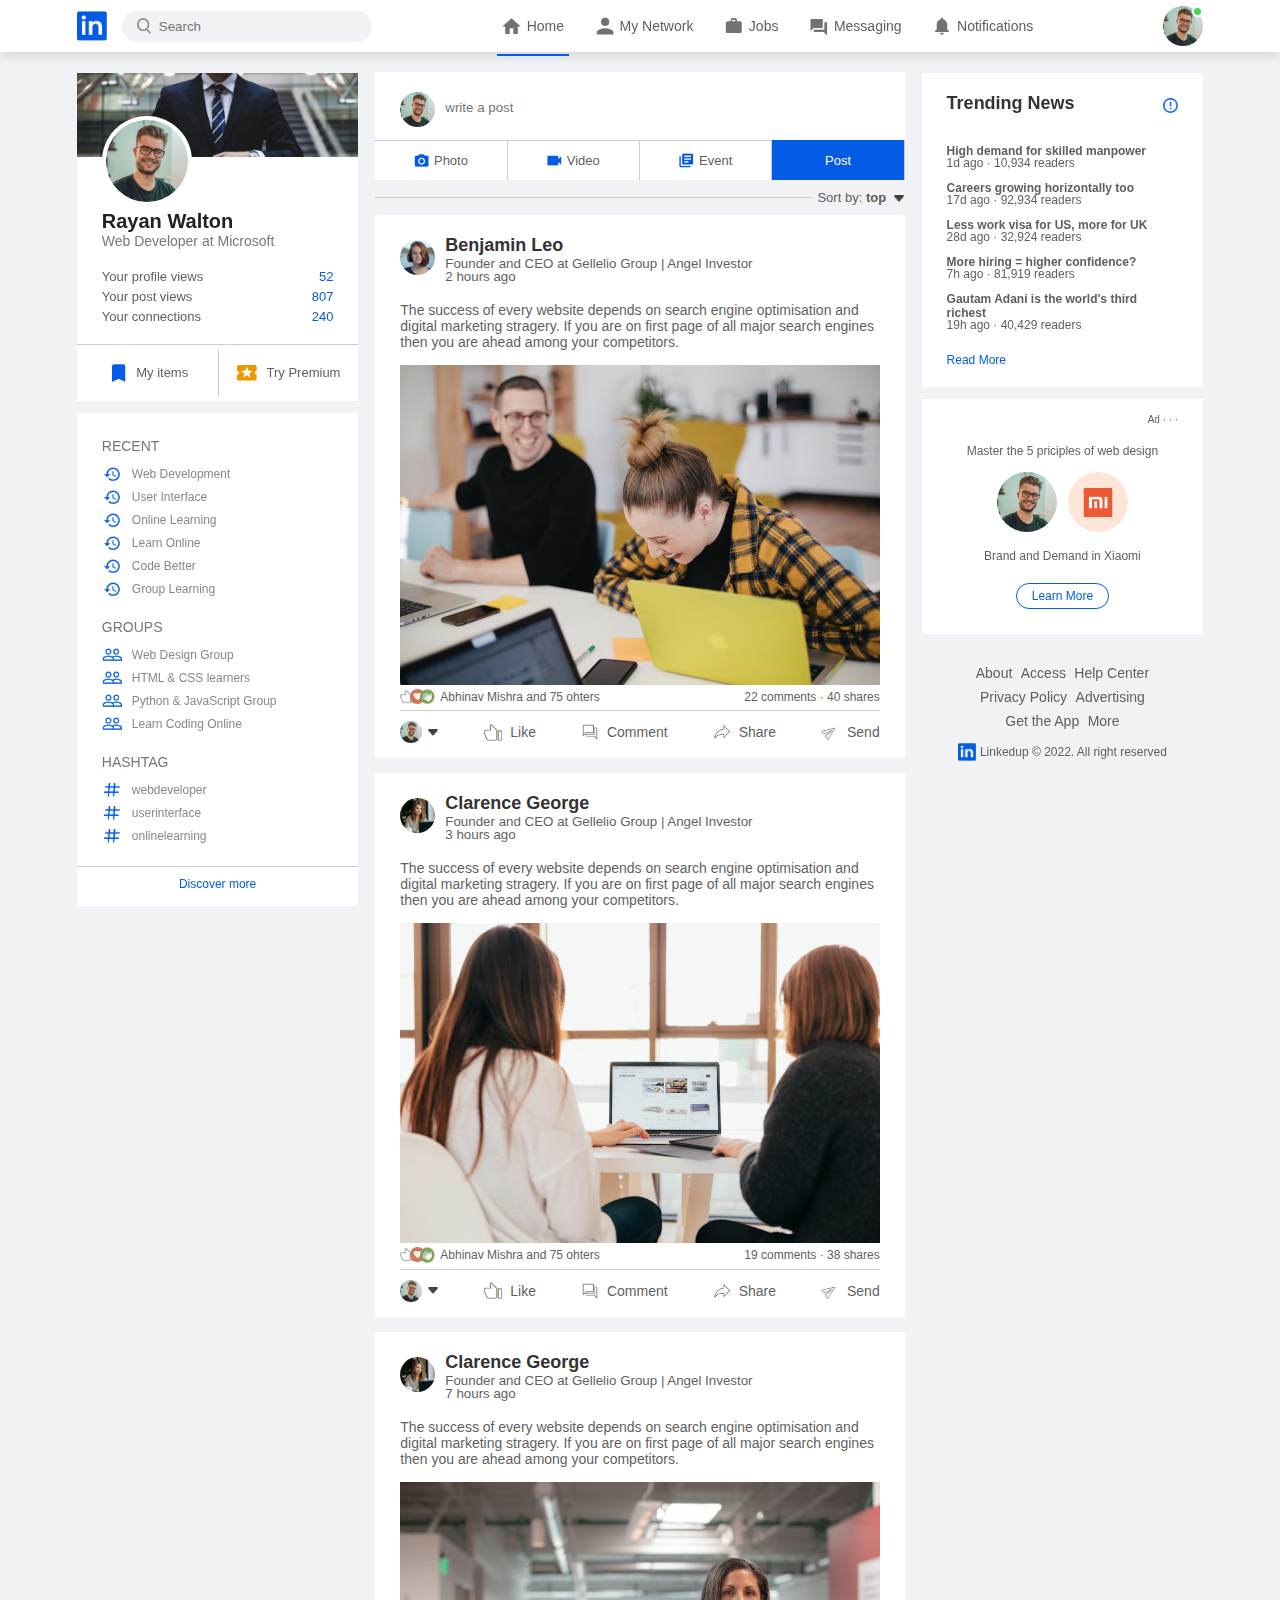
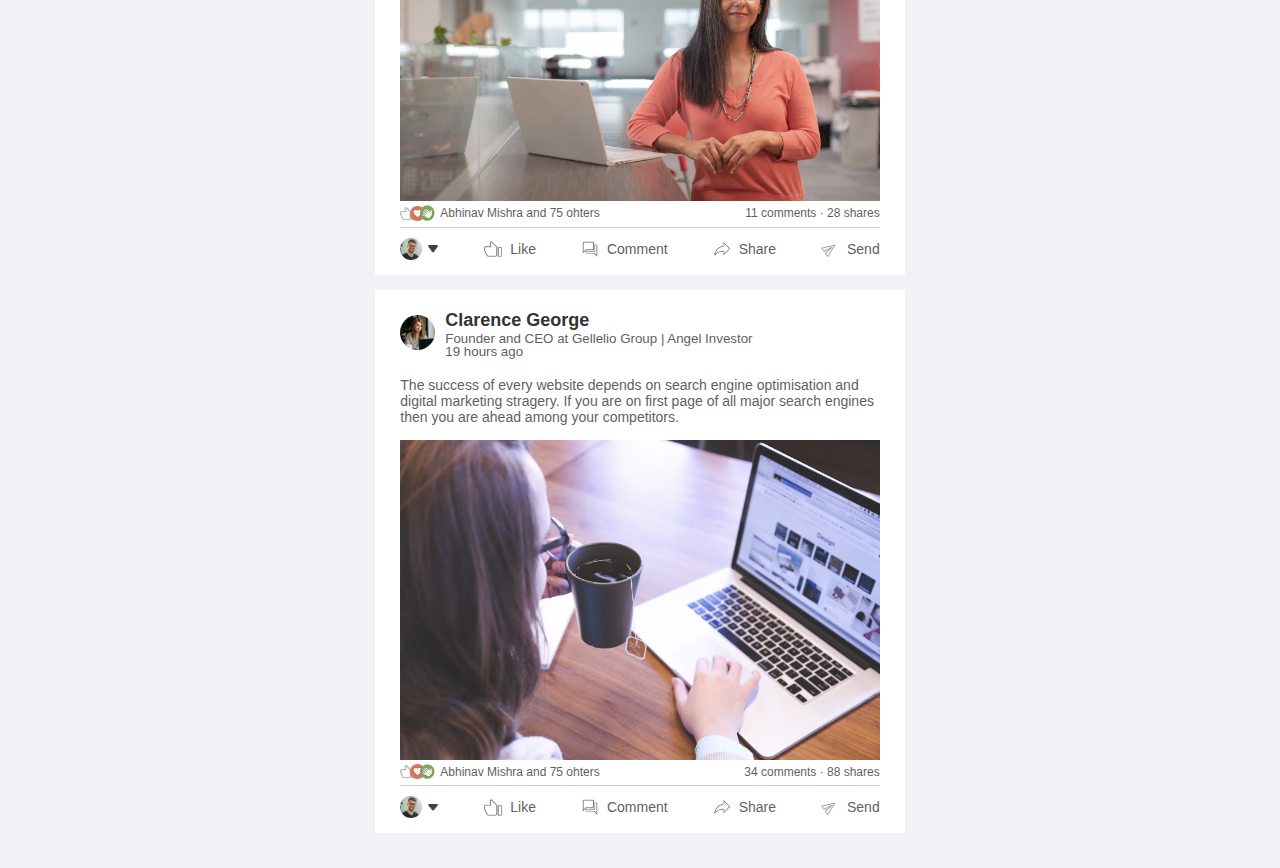
<file: index.html>
<!DOCTYPE html>
<html lang="en">
<head>
    <meta charset="UTF-8">
    <meta name="viewport" content="width=device-width, initial-scale=1.0">
    <title>Social Media Website Design - Easy Tutorials</title>
    <link rel="stylesheet" href="style.css">
</head>
<body>
     
    <nav class="navbar">
        <div class="navbar-left">

            <a href="index.html" class="logo"><img src="images/logo.png"></a>

            <div class="search-box">
                <img src="images/search.png">
                <input type="text" placeholder="Search">
            </div>
        </div>

        <div class="navbar-center">

            <ul>
                <li><a href="#" class="active-link"><img src="images/home.png"><span>Home</span></a></li>
                <li><a href="#"><img src="images/network.png"><span>My Network</span></a></li>
                <li><a href="#"><img src="images/jobs.png"><span>Jobs</span></a></li>
                <li><a href="#"><img src="images/message.png"><span>Messaging</span></a></li>
                <li><a href="#"><img src="images/notification.png"><span>Notifications</span></a></li>
            </ul>
        </div>

        <div class="navbar-right">
            <div class="online">

                <img src="images/user-1.png" class="nav-profile-img" onclick="toggleMenu()">

            </div>
        </div>

        <div class="profile-menu-wrap" id="profileMenu">
            <div class="profile-menu">
                <div class="user-info">
                    <img src="images/user-1.png">
                    <div>
                        <h3>Rayan Walton</h3>
                        <a href="profile.html">See your profile</a>
                    </div>
                </div>

                <hr>
                <a href="#" class="profile-menu-link">
                    <img src="images/feedback.png" >
                    <p>Give Feedback</p>
                    <span>></span>
                </a>
                <a href="#" class="profile-menu-link">
                    <img src="images/setting.png" >
                    <p>Setttings & Privacy</p>
                    <span>></span>
                </a>
                <a href="#" class="profile-menu-link">
                    <img src="images/help.png" >
                    <p>Help & Support</p>
                    <span>></span>
                </a>
                <a href="#" class="profile-menu-link">
                    <img src="images/display.png" >
                    <p>Display & Accessiblity</p>
                    <span>></span>
                </a>
                <a href="#" class="profile-menu-link">
                    <img src="images/logout.png" >
                    <p>Logout</p>
                    <span>></span>
                </a>


            </div>
        </div>

    </nav>

    <div class="container">
        <div class="left-sidebar">
            <div class="sidebar-profile-box">
                <img src="images/cover-pic.png" width="100%">
                <div class="sidebar-profile-info">
                    <img src="images/user-1.png" >
                    <h1>Rayan Walton</h1>
                    <h3>Web Developer at Microsoft</h3>
                    <ul>
                        <li>Your profile views <span>52</span></li>
                        <li>Your post views <span>807</span></li>
                        <li>Your connections <span>240</span></li>
                    </ul>
                </div>

                <div class="sidebar-profile-link">
                    <a href="#"><img src="images/items.png">My items</a>
                    <a href="#"><img src="images/premium.png">Try Premium</a>
                </div>

            </div>

            <div class="sidebar-activity" id="sidebarActivity">
                <h3>RECENT</h3>
                <a href="#"><img src="images/recent.png">Web Development</a>
                <a href="#"><img src="images/recent.png">User Interface</a>
                <a href="#"><img src="images/recent.png">Online Learning</a>
                <a href="#"><img src="images/recent.png">Learn Online</a>
                <a href="#"><img src="images/recent.png">Code Better</a>
                <a href="#"><img src="images/recent.png">Group Learning</a>
                <h3>GROUPS</h3>
                <a href="#"><img src="images/group.png">Web Design Group</a>
                <a href="#"><img src="images/group.png">HTML & CSS learners</a>
                <a href="#"><img src="images/group.png">Python & JavaScript Group</a>
                <a href="#"><img src="images/group.png">Learn Coding Online</a>
                <h3>HASHTAG</h3>
                <a href="#"><img src="images/hashtag.png">webdeveloper</a>
                <a href="#"><img src="images/hashtag.png">userinterface</a>
                <a href="#"><img src="images/hashtag.png">onlinelearning</a>
                <div class="discovery-more-link">
                    <a href="#">Discover more</a>
                </div>
            </div>

            <p id="showMoreLink" onclick="toggleActivity()">Show more <b>+</b></p>



        </div>

        <div class="main-content">

            <div class="create-post">
                <div class="create-post-input">
                    <img src="images/user-1.png">
                    <textarea rows="2" placeholder="write a post"></textarea>
                </div>
                <div class="create-post-links">
                    <li><img src="images/photo.png">Photo</li>
                    <li><img src="images/video.png">Video</li>
                    <li><img src="images/event.png">Event</li>
                    <li>Post</li>
                </div>
            </div>
            <div class="sort-by">
                <hr>
                <p>Sort by: <span>top <img src="images/down-arrow.png" ></span></p>
            </div>

            <div class="post">
                <div class="post-author">
                    <img src="images/user-3.png">
                    <div>
                        <h1>Benjamin Leo</h1>
                        <small>Founder and CEO at Gellelio Group  | Angel Investor</small>
                        <small>2 hours ago</small>
                    </div>
                </div>
                <p>The success of every website depends on search engine optimisation and 
                    digital marketing stragery. If you are on first page of all major search engines
                    then you are ahead among your competitors.
                </p>
                <img src="images/post-image-1.png" width="100%">

                <div class="post-stats">
                    <div>
                        <img src="images/thumbsup.png">
                        <img src="images/love.png">
                        <img src="images/clap.png">
                        <span class="liked-users">Abhinav Mishra and 75 ohters</span>
                    </div>
                    <div>
                        <span>22 comments &middot; 40 shares</span>
                    </div>
                </div>
                <div class="post-activity">
                    <div>
                        <img src="images/user-1.png" class="post-activity-user-icon">
                        <img src="images/down-arrow.png" class="post-activity-arrow-icon">
                    </div>
                    <div class="post-activity-link">
                        <img src="images/like.png">
                        <span>Like</span>
                    </div>
                    <div class="post-activity-link">
                        <img src="images/comment.png">
                        <span>Comment</span>
                    </div>
                    <div class="post-activity-link">
                        <img src="images/share.png">
                        <span>Share</span>
                    </div>
                    <div class="post-activity-link">
                        <img src="images/send.png">
                        <span>Send</span>
                    </div>
                </div>

            </div>

            <div class="post">
                <div class="post-author">
                    <img src="images/user-4.png">
                    <div>
                        <h1>Clarence George</h1>
                        <small>Founder and CEO at Gellelio Group  | Angel Investor</small>
                        <small>3 hours ago</small>
                    </div>
                </div>
                <p>The success of every website depends on search engine optimisation and 
                    digital marketing stragery. If you are on first page of all major search engines
                    then you are ahead among your competitors.
                </p>
                <img src="images/post-image-2.png" width="100%">

                <div class="post-stats">
                    <div>
                        <img src="images/thumbsup.png">
                        <img src="images/love.png">
                        <img src="images/clap.png">
                        <span class="liked-users">Abhinav Mishra and 75 ohters</span>
                    </div>
                    <div>
                        <span>19 comments &middot; 38 shares</span>
                    </div>
                </div>
                <div class="post-activity">
                    <div>
                        <img src="images/user-1.png" class="post-activity-user-icon">
                        <img src="images/down-arrow.png" class="post-activity-arrow-icon">
                    </div>
                    <div class="post-activity-link">
                        <img src="images/like.png">
                        <span>Like</span>
                    </div>
                    <div class="post-activity-link">
                        <img src="images/comment.png">
                        <span>Comment</span>
                    </div>
                    <div class="post-activity-link">
                        <img src="images/share.png">
                        <span>Share</span>
                    </div>
                    <div class="post-activity-link">
                        <img src="images/send.png">
                        <span>Send</span>
                    </div>
                </div>

            </div>

            <div class="post">
                <div class="post-author">
                    <img src="images/user-4.png">
                    <div>
                        <h1>Clarence George</h1>
                        <small>Founder and CEO at Gellelio Group  | Angel Investor</small>
                        <small>7 hours ago</small>
                    </div>
                </div>
                <p>The success of every website depends on search engine optimisation and 
                    digital marketing stragery. If you are on first page of all major search engines
                    then you are ahead among your competitors.
                </p>
                <img src="images/post-image-3.png" width="100%">

                <div class="post-stats">
                    <div>
                        <img src="images/thumbsup.png">
                        <img src="images/love.png">
                        <img src="images/clap.png">
                        <span class="liked-users">Abhinav Mishra and 75 ohters</span>
                    </div>
                    <div>
                        <span>11 comments &middot; 28 shares</span>
                    </div>
                </div>
                <div class="post-activity">
                    <div>
                        <img src="images/user-1.png" class="post-activity-user-icon">
                        <img src="images/down-arrow.png" class="post-activity-arrow-icon">
                    </div>
                    <div class="post-activity-link">
                        <img src="images/like.png">
                        <span>Like</span>
                    </div>
                    <div class="post-activity-link">
                        <img src="images/comment.png">
                        <span>Comment</span>
                    </div>
                    <div class="post-activity-link">
                        <img src="images/share.png">
                        <span>Share</span>
                    </div>
                    <div class="post-activity-link">
                        <img src="images/send.png">
                        <span>Send</span>
                    </div>
                </div>

            </div>

            <div class="post">
                <div class="post-author">
                    <img src="images/user-4.png">
                    <div>
                        <h1>Clarence George</h1>
                        <small>Founder and CEO at Gellelio Group  | Angel Investor</small>
                        <small>19 hours ago</small>
                    </div>
                </div>
                <p>The success of every website depends on search engine optimisation and 
                    digital marketing stragery. If you are on first page of all major search engines
                    then you are ahead among your competitors.
                </p>
                <img src="images/post-image-4.png" width="100%">

                <div class="post-stats">
                    <div>
                        <img src="images/thumbsup.png">
                        <img src="images/love.png">
                        <img src="images/clap.png">
                        <span class="liked-users">Abhinav Mishra and 75 ohters</span>
                    </div>
                    <div>
                        <span>34 comments &middot; 88 shares</span>
                    </div>
                </div>
                <div class="post-activity">
                    <div>
                        <img src="images/user-1.png" class="post-activity-user-icon">
                        <img src="images/down-arrow.png" class="post-activity-arrow-icon">
                    </div>
                    <div class="post-activity-link">
                        <img src="images/like.png">
                        <span>Like</span>
                    </div>
                    <div class="post-activity-link">
                        <img src="images/comment.png">
                        <span>Comment</span>
                    </div>
                    <div class="post-activity-link">
                        <img src="images/share.png">
                        <span>Share</span>
                    </div>
                    <div class="post-activity-link">
                        <img src="images/send.png">
                        <span>Send</span>
                    </div>
                </div>

            </div>



        </div>

        <div class="right-sidebar">
            <div class="sidebar-news">
                <img src="images/more.png" class="info-icon">
                <h3>Trending News</h3>
                <a href="#">High demand for skilled manpower</a>
                <span>1d ago &middot; 10,934 readers</span>

                <a href="#">Careers growing horizontally too</a>
                <span>17d ago &middot; 92,934 readers</span>

                <a href="#">Less work visa for US, more for UK</a>
                <span>28d ago &middot; 32,924 readers</span>

                <a href="#">More hiring = higher confidence?</a>
                <span>7h ago &middot; 81,919 readers</span>

                <a href="#">Gautam Adani is the world's third richest</a>
                <span>19h ago &middot; 40,429 readers</span>

                <a href="#" class="read-more-link">Read More</a>
            </div>

            <div class="sidebar-ad">
                <small>Ad &middot; &middot; &middot; </small>
                <p>Master the 5 priciples of web design</p>
                <div>
                    <img src="images/user-1.png">
                    <img src="images/mi-logo.png">

                </div>
                <b>Brand and Demand in Xiaomi</b>
                <a href="#" class="ad-link">Learn More</a>

            </div>

            <div class="sidebar-useful-links">
                <a href="#">About</a>
                <a href="#">Access</a>
                <a href="#">Help Center</a>
                <a href="#">Privacy Policy</a>
                <a href="#">Advertising</a>
                <a href="#">Get the App</a>
                <a href="#">More</a>

                <div class="copyright-msg">
                    <img src="images/logo.png">
                    <p>Linkedup &#169; 2022. All right reserved</p>
                </div>

            </div>
            

        </div>

    </div>


    <script>

        let profileMenu = document.getElementById("profileMenu");

        function toggleMenu(){
            profileMenu.classList.toggle("open-menu");
        }

    </script>

    <script>

        let sidebarActivity = document.getElementById("sidebarActivity");
        let moreLink = document.getElementById("showMoreLink");

        function toggleActivity(){
            sidebarActivity.classList.toggle("open-activity");

            if(sidebarActivity.classList.contains("open-activity")){
                moreLink.innerHTML = "Show less <b>-</b>";
            }
            else{
                moreLink.innerHTML = "Show more <b>+</b>";
            }
        }

        
    </script>



</body>
</html>
</file>
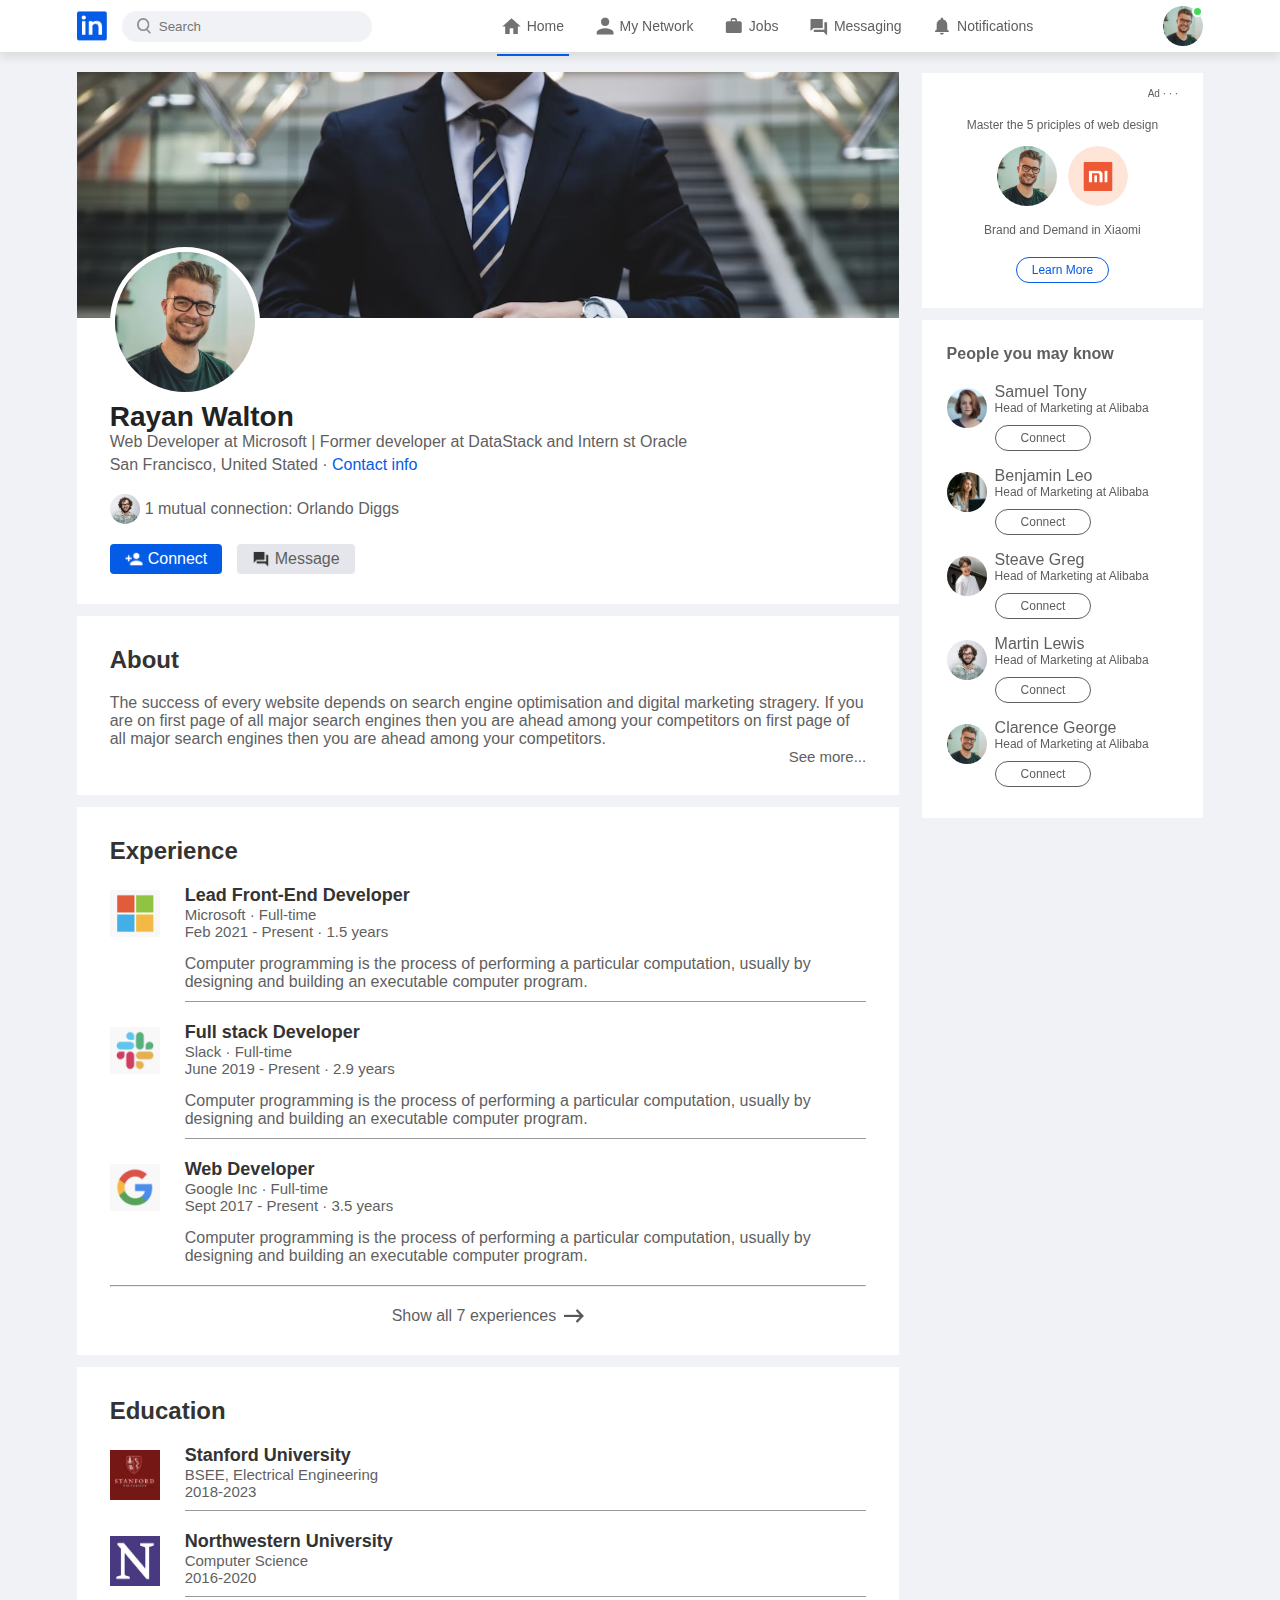
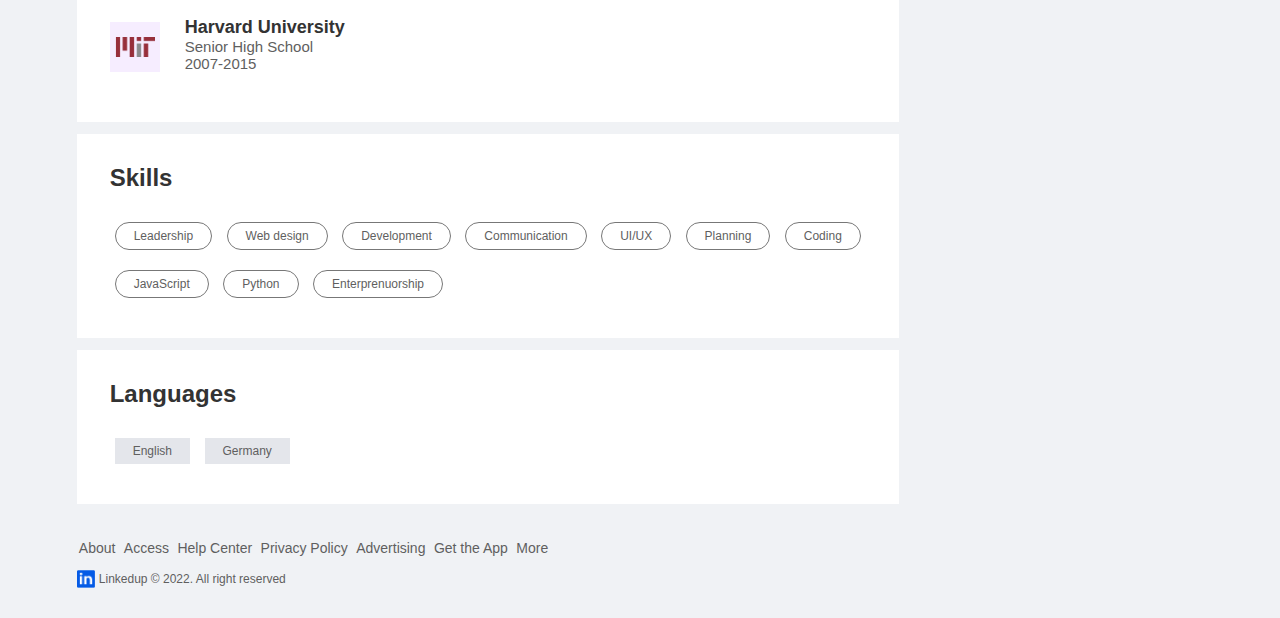
<file: profile.html>
<!DOCTYPE html>
<html lang="en">
<head>
    <meta charset="UTF-8">
    <meta name="viewport" content="width=device-width, initial-scale=1.0">
    <title>Social Media Website Design - Easy Tutorials</title>
    <link rel="stylesheet" href="style.css">
</head>
<body>
     
    <nav class="navbar">
        <div class="navbar-left">

            <a href="index.html" class="logo"><img src="images/logo.png"></a>

            <div class="search-box">
                <img src="images/search.png">
                <input type="text" placeholder="Search">
            </div>
        </div>

        <div class="navbar-center">

            <ul>
                <li><a href="#" class="active-link"><img src="images/home.png"><span>Home</span></a></li>
                <li><a href="#"><img src="images/network.png"><span>My Network</span></a></li>
                <li><a href="#"><img src="images/jobs.png"><span>Jobs</span></a></li>
                <li><a href="#"><img src="images/message.png"><span>Messaging</span></a></li>
                <li><a href="#"><img src="images/notification.png"><span>Notifications</span></a></li>
            </ul>
        </div>

        <div class="navbar-right">
            <div class="online">

                <img src="images/user-1.png" class="nav-profile-img" onclick="toggleMenu()">

            </div>
        </div>

        <div class="profile-menu-wrap" id="profileMenu">
            <div class="profile-menu">
                <div class="user-info">
                    <img src="images/user-1.png">
                    <div>
                        <h3>Rayan Walton</h3>
                        <a href="profile.html">See your profile</a>
                    </div>
                </div>

                <hr>
                <a href="#" class="profile-menu-link">
                    <img src="images/feedback.png" >
                    <p>Give Feedback</p>
                    <span>></span>
                </a>
                <a href="#" class="profile-menu-link">
                    <img src="images/setting.png" >
                    <p>Setttings & Privacy</p>
                    <span>></span>
                </a>
                <a href="#" class="profile-menu-link">
                    <img src="images/help.png" >
                    <p>Help & Support</p>
                    <span>></span>
                </a>
                <a href="#" class="profile-menu-link">
                    <img src="images/display.png" >
                    <p>Display & Accessiblity</p>
                    <span>></span>
                </a>
                <a href="#" class="profile-menu-link">
                    <img src="images/logout.png" >
                    <p>Logout</p>
                    <span>></span>
                </a>

            </div>
        </div>

    </nav>

    <div class="container">
        <div class="profile-main">
            <div class="profile-container">
                <img src="images/cover-pic.png" width="100%">
                <div class="profile-container-inner">
                    <img src="images/user-1.png" class="profile-pic">
                    <h1>Rayan Walton</h1>
                    <b>Web Developer at Microsoft | Former developer at DataStack
                     and Intern st Oracle
                    </b>
                    <p>San Francisco, United Stated &middot; <a href="#">Contact info</a></p>
                    <div class="mutual-connection">
                        <img src="images/user-2.png">
                        <span>1 mutual connection: Orlando Diggs</span>
                    </div>
                    <div class="profile-btn">
                        <a href="#" class="primary-btn"><img src="images/connect.png">Connect</a>
                        <a href="#"><img src="images/chat.png">Message</a>
                    </div>
                </div>
            </div>
            <div class="profile-description">
                <h2>About</h2>
                <p>The success of every website depends on search engine optimisation and digital 
                    marketing stragery. If you are on first page of all major search engines then you 
                    are ahead among your competitors on first page of all major search engines then you 
                    are ahead among your competitors.
                </p>
                <a href="#" class="see-more-link">See more...</a>
            </div>

            <div class="profile-description">
                <h2>Experience</h2>
                <div class="profile-desc-row">
                    <img src="images/microsoft.png">
                    <div>
                        <h3>Lead Front-End Developer</h3>
                        <b>Microsoft &middot; Full-time</b>
                        <b>Feb 2021 - Present &middot; 1.5 years</b>
                        <p>Computer programming is the process of performing a particular
                        computation, usually by designing and building an executable computer program.
                        </p>
                        <hr>
                    </div>
                </div>

                <div class="profile-desc-row">
                    <img src="images/slack.png">
                    <div>
                        <h3>Full stack Developer</h3>
                        <b>Slack &middot; Full-time</b>
                        <b>June 2019 - Present &middot; 2.9 years</b>
                        <p>Computer programming is the process of performing a particular
                        computation, usually by designing and building an executable computer program.
                        </p>
                        <hr>
                    </div>
                </div>

                <div class="profile-desc-row">
                    <img src="images/google.png">
                    <div>
                        <h3>Web Developer</h3>
                        <b>Google Inc &middot; Full-time</b>
                        <b>Sept 2017 - Present &middot; 3.5 years</b>
                        <p>Computer programming is the process of performing a particular
                        computation, usually by designing and building an executable computer program.
                        </p>
                    
                    </div>
                </div>
                <hr>
                <a href="#" class="experience-link">Show all 7 experiences <img src="images/right-arrow.png"></a>

            </div>

            <div class="profile-description">
                <h2>Education</h2>
                <div class="profile-desc-row">
                    <img src="images/stanford.png">
                    <div>
                        <h3>Stanford University</h3>
                        <b>BSEE, Electrical Engineering</b>
                        <b>2018-2023</b>
                        <hr>
                    </div>
                </div>
                <div class="profile-desc-row">
                    <img src="images/north.png">
                    <div>
                        <h3>Northwestern University</h3>
                        <b>Computer Science</b>
                        <b>2016-2020</b>
                        <hr>
                    </div>
                </div>
                <div class="profile-desc-row">
                    <img src="images/mit.png">
                    <div>
                        <h3>Harvard University</h3>
                        <b>Senior High School</b>
                        <b>2007-2015</b>
                    </div>
                </div>

            </div>

            <div class="profile-description">
                <h2>Skills</h2>
                <a href="#" class="skills-btn">Leadership</a>
                <a href="#" class="skills-btn">Web design</a>
                <a href="#" class="skills-btn">Development</a>
                <a href="#" class="skills-btn">Communication</a>
                <a href="#" class="skills-btn">UI/UX</a>
                <a href="#" class="skills-btn">Planning</a>
                <a href="#" class="skills-btn">Coding</a>
                <a href="#" class="skills-btn">JavaScript</a>
                <a href="#" class="skills-btn">Python</a>
                <a href="#" class="skills-btn">Enterprenuorship</a>
            </div>
            <div class="profile-description">
                <h2>Languages</h2>
                <a href="#" class="language-btn">English</a>
                <a href="#" class="language-btn">Germany</a>
                
            </div>
            
        </div>

        <div class="profile-sidebar">

            <div class="sidebar-ad">
                <small>Ad &middot; &middot; &middot; </small>
                <p>Master the 5 priciples of web design</p>
                <div>
                    <img src="images/user-1.png">
                    <img src="images/mi-logo.png">

                </div>
                <b>Brand and Demand in Xiaomi</b>
                <a href="#" class="ad-link">Learn More</a>

            </div>

            <div class="sidebar-people">
                <h3>People you may know</h3>
                <div class="sidebar-people-row">
                    <img src="images/user-3.png">
                    <div>
                        <h2>Samuel Tony</h2>
                        <p>Head of Marketing at Alibaba</p>
                        <a href="#">Connect</a>
                    </div>
                </div>
                <div class="sidebar-people-row">
                    <img src="images/user-4.png">
                    <div>
                        <h2>Benjamin Leo</h2>
                        <p>Head of Marketing at Alibaba</p>
                        <a href="#">Connect</a>
                    </div>
                </div>
                <div class="sidebar-people-row">
                    <img src="images/user-5.png">
                    <div>
                        <h2>Steave Greg</h2>
                        <p>Head of Marketing at Alibaba</p>
                        <a href="#">Connect</a>
                    </div>
                </div>
                <div class="sidebar-people-row">
                    <img src="images/user-2.png">
                    <div>
                        <h2>Martin Lewis</h2>
                        <p>Head of Marketing at Alibaba</p>
                        <a href="#">Connect</a>
                    </div>
                </div>
                <div class="sidebar-people-row">
                    <img src="images/user-1.png">
                    <div>
                        <h2>Clarence George</h2>
                        <p>Head of Marketing at Alibaba</p>
                        <a href="#">Connect</a>
                    </div>
                </div>
            </div>

        </div>

    </div>

    <div class="profile-footer">

        <div class="sidebar-useful-links">
            <a href="#">About</a>
            <a href="#">Access</a>
            <a href="#">Help Center</a>
            <a href="#">Privacy Policy</a>
            <a href="#">Advertising</a>
            <a href="#">Get the App</a>
            <a href="#">More</a>

            <div class="copyright-msg">
                <img src="images/logo.png">
                <p>Linkedup &#169; 2022. All right reserved</p>
            </div>

        </div>
        
    </div>

    <script>

        let profileMenu = document.getElementById("profileMenu");

        function toggleMenu(){
            profileMenu.classList.toggle("open-menu");
        }

    </script>

</body>
</html>
</file>
<file: style.css>
*{
    margin: 0;
    padding: 0;
    font-family: 'Poppins', sans-serif;
    box-sizing: border-box;
}
body{
    background: #f0f2f5;
    color: #5f5f5f;
}
a{
    text-decoration: none;
    color: #5f5f5f;
}
.navbar{
    display: flex;
    align-items: center;
    justify-content: space-between;
    background: #fff;
    padding: 6px 6%;
    position: sticky;
    top: 0;
    z-index: 100;
    box-shadow: 0 5px 10px rgba(0, 0, 0, 0.1);
}
.logo img{
    width: 30px;
    margin-right: 15px;
    display: block;
}
.navbar-center ul li{
    display: inline-block;
    list-style: none;
}
.navbar-center ul li a{
    display: flex;
    align-items: center;
    font-size: 14px;
    margin: 5px 8px;
    padding-right: 5px;
    position: relative;
}
.navbar-center ul li a img{
    width: 30px;
}
.navbar-center ul li a::after{
    content: '';
    width: 0;
    height: 2px;
    background: #045be6;
    position: absolute;
    bottom: -15px;
    transition: width 0.3s;
}
.navbar-center ul li a:hover::after,
.navbar-center ul li a.active-link::after
{
    width: 100%;
}

.nav-profile-img{
    width: 40px;
    border-radius: 50%;
    display: block;
    cursor: pointer;
    position: relative;
}
.online{
    position: relative;
}
.online::after{
    content: '';
    width: 7px;
    height: 7px;
    border: 2px solid #fff;
    border-radius: 50%;
    right: 0px;
    top: 0px;
    background: #41db51;
    position: absolute;
}
.search-box{
    background: #f0f2f5;
    width: 250px;
    border-radius: 20px;
    display: flex;
    align-items: center;
    padding: 0 15px;
}
.navbar-left{
    display: flex;
    align-items: center;
}
.search-box img{
    width: 14px;
}
.search-box input{
    width: 100%;
    background: transparent;
    padding: 8px;
    outline: none;
    border: 0;
}
.container{
    padding: 20px 6%;
    display: flex;
    flex-wrap: wrap;
    justify-content: space-between;
}
.left-sidebar{
    flex-basis: 25%;
    align-self: flex-start;
    position: sticky;
    top: 73px;
}
.sidebar-profile-box{
    background: #fff;
}
.sidebar-profile-info{
    padding: 0 25px;
}
.sidebar-profile-info img{
    width: 90px;
    border-radius: 50%;
    background: #fff;
    padding: 4px;
    margin-top: -45px;
}
.sidebar-profile-info h1{
    font-size: 20px;
    font-weight: 600;
    color: #222;
}
.sidebar-profile-info h3{
    font-size: 14px;
    font-weight: 500;
    color: #777;
}
.sidebar-profile-info ul{
    list-style: none;
    margin: 20px 0;
}
.sidebar-profile-info ul li{
    width: 100%;
    margin: 5px 0;
    font-size: 13px;
}
.sidebar-profile-info ul li span{
    float: right;
    color: #045be6;
}
.sidebar-profile-link{
    display: flex;
    align-items: center;
    border-top: 1px solid #ccc;
}
.sidebar-profile-link a{
    flex-basis: 50%;
    display: flex;
    align-items: center;
    justify-content: center;
    padding: 15px 0;
    font-size: 13px;
    border-left: 1px solid #ccc;
}
.sidebar-profile-link a:first-child{
    border-left: 0;
}
.sidebar-profile-link a img{
    width: 20px;
    margin-right: 10px;
}
.sidebar-activity{
    background: #fff;
    padding: 5px 25px;
    margin: 12px 0;
}
.sidebar-activity h3{
    color: #777;
    font-size: 14px;
    font-weight: 500;
    margin: 20px 0 10px;
}
.sidebar-activity a{
    display: flex;
    align-items: center;
    font-size: 12px;
    font-weight: 500;
    color: #888;
    margin: 3px 0;
}
.sidebar-activity a img{
    width: 20px;
    margin-right: 10px;
}
.discovery-more-link{
    border-top: 1px solid #ccc;
    text-align: center;
    margin-top: 20px;
    margin-left: -25px;
    margin-right: -25px;
}
.discovery-more-link a{
    color: #045be6;
    display: inline-block;
    margin: 10px 0;
}


.right-sidebar{
    flex-basis: 25%;
    align-self: flex-start;
    position: sticky;
    top: 73px;
}
.sidebar-news{
    background: #fff;
    padding: 10px 25px;
}
.info-icon{
    width: 15px;
    float: right;
    margin-top: 15px;
}
.sidebar-news h3{
    font-size: 18px;
    font-weight: 600;
    color: #333;
    margin: 10px 0 30px;
}
.sidebar-news a{
    display: block;
    font-size: 12px;
    font-weight: 600;
    margin-top: 10px;
    margin-bottom: -5px;
}
.sidebar-news span{
    font-size: 12px;
}
.sidebar-news .read-more-link{
    color: #045be6;
    font-weight: 500;
    margin: 20px 0 10px;
}
.sidebar-ad{
    background: #fff;
    padding: 15px 25px;
    text-align: center;
    margin: 12px 0;
    font-size: 12px;
}
.sidebar-ad img{
    width: 60px;
    border-radius: 50%;
    margin: 4px;
}
.sidebar-ad small{
    float: right;
    font-weight: 500;
}
.sidebar-ad p{
    margin-top: 30px;
    margin-bottom: 10px;
}
.sidebar-ad b{
    display: block;
    font-weight: 500;
    margin-top: 10px;
}
.ad-link{
    display: inline-block;
    border: 1px solid #045be6;
    border-radius: 30px;
    padding: 5px 15px;
    color: #045be6;
    font-weight: 500;
    margin: 20px auto 10px;
}
.sidebar-useful-links{
    padding: 15px 25px;
    text-align: center;
}
.sidebar-useful-links a{
    display: inline-block;
    font-size: 14px;
    margin: 4px 2px;
}
.copyright-msg{
    display: flex;
    align-items: center;
    justify-content: center;
    font-size: 12px;
    margin-top: 10px;
    font-weight: 500;
}
.copyright-msg img{
    width: 18px;
    margin-right: 4px;
}


.main-content{
    flex-basis: 47%;
}
.create-post{
    background: #fff;
}
.create-post-input{
    padding: 20px 25px 10px;
    display: flex;
    align-items: flex-start;
}
.create-post-input img{
    width: 35px;
    border-radius: 50%;
    margin-right: 10px;
}
.create-post-input textarea{
    width: 100%;
    border: 0;
    outline: 0;
    resize: none;
    background: transparent;
    margin-top: 8px;
}
::placeholder{
    font-weight: 500;
}
.create-post-links{
    display: flex;
    align-items: flex-start;
}
.create-post-links li{
    list-style: none;
    border-top: 1px solid #ccc;
    border-right: 1px solid #ccc;
    flex-basis: 25%;
    height: 40px;
    font-size: 13px;
    display: flex;
    align-items: center;
    justify-content: center;
    cursor: pointer;
}
.create-post-links li img{
    width: 15px;
    margin-right: 5px;
}
.create-post-links li:last-child{
    background: #045be6;
    color: #fff;
    border-top: 0;
    border-radius: 0;
}
.sort-by{
    display: flex;
    align-items: center;
    margin: 10px 0;
}
.sort-by hr{
    flex: 1;
    border: 0;
    height: 1px;
    background: #ccc;
}
.sort-by p{
    font-size: 13px;
    padding-left: 5px;
}
.sort-by p span{
    font-weight: 600;
    cursor: pointer;
}
.sort-by p span img{
    width: 12px;
    margin-left: 3px;
}
.post{
    background: #fff;
    padding: 20px 25px 5px;
    margin: 5px 0 15px;
}
.post-author{
    display: flex;
    align-items: flex-start;
    margin-bottom: 20px;
}
.post-author img{
    width: 35px;
    border-radius: 50%;
    margin-right: 10px;
    margin-top: 5px;
}
.post-author h1{
    font-size: 18px;
    font-weight: 600;
    color: #333;
}
.post-author small{
    display: block;
    margin-bottom: -2px;
}
.post p{
    font-size: 14px;
    margin-bottom: 15px;
}
.post-stats{
    display: flex;
    flex-wrap: wrap;
    align-items: center;
    justify-content: space-between;
    font-size: 12px;
    border-bottom: 1px solid #ccc;
    padding-bottom: 6px;
}
.post-stats div{
    display: flex;
    align-items: center;
}
.post-stats img{
    width: 15px;
    margin-right: -5px;
}
.liked-users{
    margin-left: 10px;
}
.post-activity{
    display: flex;
    align-items: center;
    justify-content: space-between;
    font-size: 14px;
    padding: 10px 0;
    font-weight: 500;
}
.post-activity div{
    display: flex;
    align-items: center;
}
.post-activity-user-icon{
    width: 22px;
    border-radius: 50%;
}
.post-activity-arrow-icon{
    width: 12px;
    margin-left: 5px;
}
.post-activity-link img{
    width: 18px;
    margin-right: 8px;
}
.profile-menu-wrap{
    position: absolute;
    top: 100%;
    right: 5%;
    width: 320px;
    max-height: 0;
    overflow: hidden;
    transition: max-height 0.5s;
}
.profile-menu-wrap.open-menu{
    max-height: 400px;
}
.profile-menu{
    background: #222;
    color: #fff;
    padding: 20px;
    margin: 10px;
}
.user-info{
    display: flex;
    align-items: center;
}
.user-info img{
    width: 50px;
    border-radius: 50%;
    margin-right: 15px;
}
.user-info h3{
    font-weight: 500;
    margin-bottom: -7px;
}
.user-info a{
    color: #c9dbf8;
    font-size: 13px;
}
.profile-menu hr{
    border: 0;
    height: 1px;
    width: 100%;
    background: #fff;
    margin: 15px 0 10px;
}
.profile-menu-link{
    display: flex;
    align-items: center;
    color: #fff;
    margin: 12px 0;
    font-size: 14px;
}
.profile-menu-link p{
    width: 100%;
}
.profile-menu-link img{
    width: 35px;
    border-radius: 50%;
    margin-right: 15px;
}
.profile-main{
    flex-basis: 73%;
}
.profile-sidebar{
    flex-basis: 25%;
    align-self: flex-start;
    position: sticky;
    top: 73px;
}
.profile-container{
    background: #fff;
}
.profile-container-inner{
    padding: 0 4% 10px;
}
.profile-pic{
    width: 150px;
    border-radius: 50%;
    margin-top: -75px;
    padding: 5px;
    background: #fff;
}
.profile-container h1{
    font-size: 28px;
    font-weight: 600;
    color: #222;
}
.profile-container b{
    font-weight: 500;
}
.profile-container p{
    margin-top: 5px;
}
.profile-container p a{
    color: #045be6;
    font-weight: 500;
}
.mutual-connection{
    display: flex;
    align-items: center;
    margin: 20px 0;
}
.mutual-connection img{
    width: 30px;
    border-radius: 50%;
    margin-right: 5px;
}
.profile-btn{
    margin: 20px 0;
}
.profile-btn a{
    display: inline-flex;
    align-items: center;
    background: #e4e6eb;
    padding: 6px 15px;
    border-radius: 4px;
    margin-right: 10px;
}
.profile-btn a img{
    width: 18px;
    margin-right: 5px;
}
.profile-btn .primary-btn{
    background: #045be6;
    color: #fff;
}
.profile-description{
    background: #fff;
    padding: 20px 4% 30px;
    margin: 12px 0;
}
.profile-description h2{
    color: #333;
    margin: 10px 0 20px;
    font-weight: 600;
}
.see-more-link{
    display: block;
    text-align: right;
    font-size: 15px;
}
.profile-desc-row{
    display: flex;
    align-items: flex-start;
    margin: 20px 0;
}
.profile-desc-row img{
    width: 50px;
    margin-right: 25px;
    margin-top: 5px;
}
.profile-desc-row div{
    width: 100%;
}
.profile-desc-row h3{
    font-size: 18px;
    font-weight: 600;
    color: #333;
}
.profile-desc-row b{
    display: block;
    font-weight: 500;
    font-size: 15px;
}
.profile-desc-row p{
    margin-top: 15px;
}
.profile-desc-row hr{
    border: 0;
    border-bottom: 1px solid #999;
    margin-top: 10px;
}
.experience-link{
    display: flex;
    align-items: center;
    justify-content: center;
    padding-top: 20px;
    font-weight: 500;
}
.experience-link img{
    width: 20px;
    margin-left: 8px;
}
.skills-btn{
    display: inline-block;
    margin: 10px 5px;
    padding: 6px 18px;
    border: 1px solid #777;
    border-radius: 30px;
    font-size: 12px;
    font-weight: 500;
}
.language-btn{
    display: inline-block;
    margin: 10px 5px;
    padding: 6px 18px;
    background: #e4e6eb;
    font-size: 12px;
    font-weight: 500;
}
.profile-sidebar .sidebar-ad{
    margin: 0;  
}
.sidebar-people{
    background: #fff;
    padding: 15px 25px;
    margin: 12px 0;
    font-size: 12px;
}
.sidebar-people h3{
    font-size: 16px;
    font-weight: 600;
    margin: 10px 0 20px;
}
.sidebar-people-row{
    display: flex;
    align-items: flex-start;
    margin: 6px 0;
}
.sidebar-people-row img{
    width: 40px;
    border-radius: 50%;
    margin-right: 8px;
    margin-top: 5px;
}
.sidebar-people-row h2{
    font-weight: 500;
    font-size: 16px;
}
.sidebar-people-row a{
    display: inline-block;
    margin: 10px 0;
    padding: 5px 25px;
    border: 1px solid #5f5f5f;
    border-radius: 30px;
    font-weight: 500;
}
.profile-footer{
    padding: 0 6% 30px;
}
.profile-footer .sidebar-useful-links{
    text-align: left;
    padding: 0;
}
.profile-footer .copyright-msg{
    justify-content: flex-start;
}

#showMoreLink{
    display: none;
}

@media only screen and (max-width: 600px ){
    .search-box{
        background: transparent;
        width: auto;
        padding: 0;
    }
    .search-box input{
        width: 0;
        padding: 0;
    }
    .navbar-center ul li a span{
        display: none;
    }
    .navbar-center ul li a{
        padding-right: 0;
        margin: 5px;
    }
    .nav-profile-img{
        width: 30px;
    }
    .container{
        padding: 15px 3%;
    }
    .left-sidebar, .right-sidebar{
        flex-basis: 100%;
        position: relative;
        top: unset;
    }
    .main-content{
        flex-basis: 100%;
    }
    .post-stats div{
        margin: 2px 0;
    }
    .post-activity-link span{
        display: none;
    }
    .post-activity-link img{
        margin-right: 0;
    }
    .profile-main, .profile-sidebar{
        flex-basis: 100%;
    }
    .profile-container{
        font-size: 14px;
    }
    .profile-pic{
        width: 100px;
        margin-top: -50px;
    }
    .profile-description{
        font-size: 14px;
     }
     #showMoreLink{
        display: block;
        width: fit-content;
        margin: 10px auto;
        font-size: 14px;
        cursor: pointer;
     }
     .sidebar-activity{
        display: none;
     }
     .sidebar-activity.open-activity{
        display: block;
     }
}
</file>
